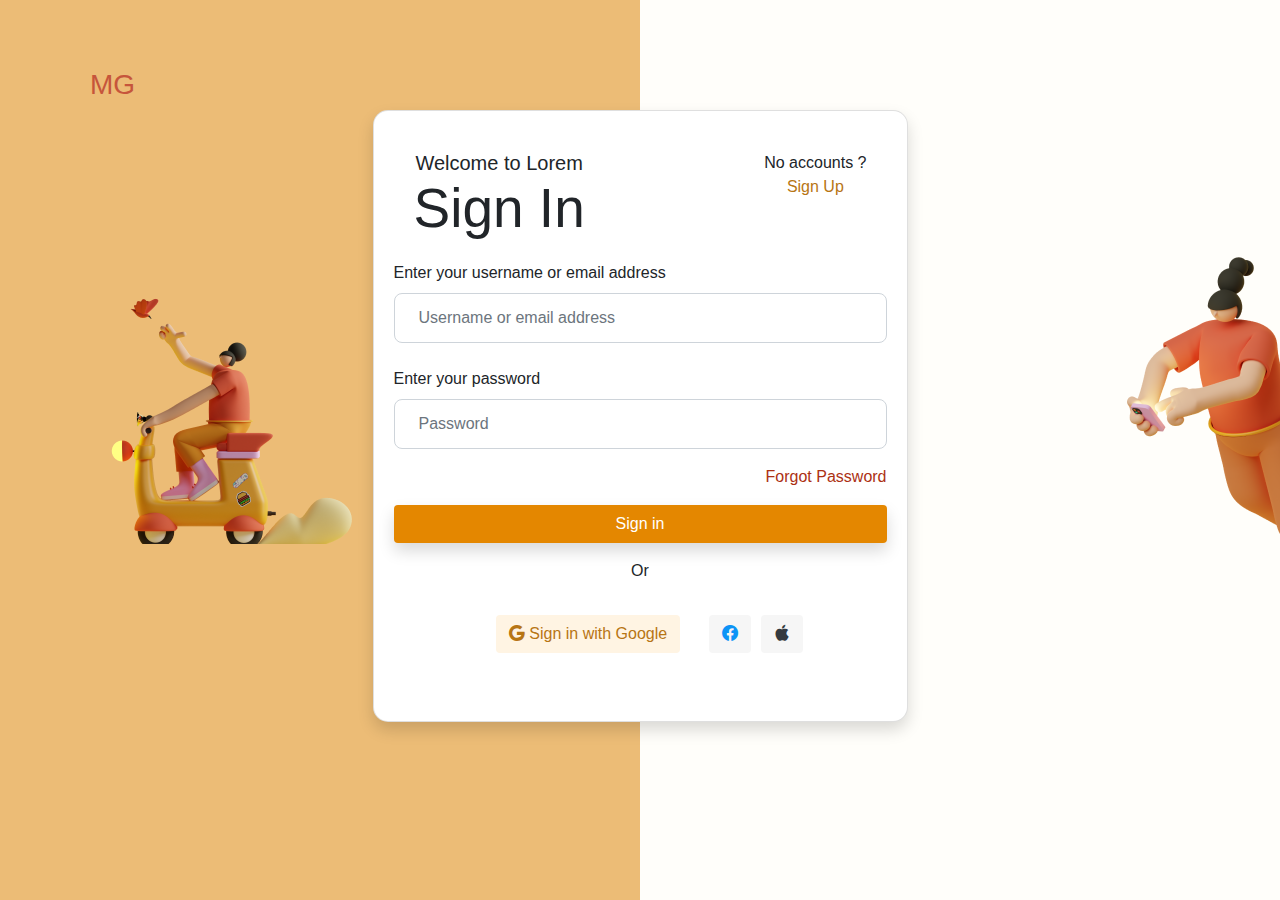
<file: figma_task/index.html>
<!DOCTYPE html>
<html lang="en">

<head>
    <meta charset="UTF-8">
    <meta name="viewport" content="width=device-width, initial-scale=1, shrink-to-fit=no">
    <title>Bootstrap Example</title>
    <link href="https://stackpath.bootstrapcdn.com/bootstrap/4.5.2/css/bootstrap.min.css" rel="stylesheet">
    <link rel="stylesheet" href="https://cdn.jsdelivr.net/npm/bootstrap-icons@1.11.1/font/bootstrap-icons.css">
    <link rel="stylesheet" href="./style.css">
</head>

<body>
    <div class="container mt-5">
        <h3><a href="#" class="text-left text-decoration-none logo-color">MG</a></h3>
        <div class="row justify-content-between align-items-center">
            <div class="col-md-2">
                <img src="./img/Saly-3.png" alt="#">
            </div>
            <div class="col-md-6">
                <div class="card container brd-radius shadow">
                    <div class="card-body text-center flex-column">
                        <div class="d-flex justify-content-between">
                            <h5 class="card-title mb-0">Welcome to Lorem <br><span class="font-size-header">Sign In</span></h5>
                            <p class="card-text">No accounts ? <br><span class="color-orange">Sign Up</span></p>

                        </div>
                    </div>
                    <label for="id-one">Enter your username or email address</label>
                    <input type="text" class="form-control p-4 mb-4 brd-radius-input" placeholder="Username or email address">
                    <label for="id-two">Enter your password</label>
                    <input type="password" class="form-control p-4 brd-radius-input" placeholder="Password">
                    <p class="text-right mt-3 color-dark-red">Forgot Password</p>

                    <button class="shadow rounded btn text-white brd-radius-input btn-color-submit">Sign in</button>
                    <p class="text-center mt-3">Or</p>
                    <div class="link-button mt-3 mb-5">
                        <button class="btn color-white-gray mx-4"><i class="bi bi-google"></i> Sign in with Google</button>
                        <button class="btn btn-color me-5"><i class="bi bi-facebook"></i></button>
                        <button class="btn btn-color text-dark"><i class="bi bi-apple"></i></button>
                    </div>

                </div>
            </div>
            <div class="col-md-2">
                <img src="./img/Saly-2.png" alt="#">
            </div>
        </div>
    </div>
    <script src="https://code.jquery.com/jquery-3.5.1.slim.min.js"></script>
    <script src="https://cdn.jsdelivr.net/npm/@popperjs/core@2.0.9/dist/umd/popper.min.js"></script>
    <script src="https://stackpath.bootstrapcdn.com/bootstrap/4.5.2/js/bootstrap.min.js"></script>
</body>

</html>
</file>
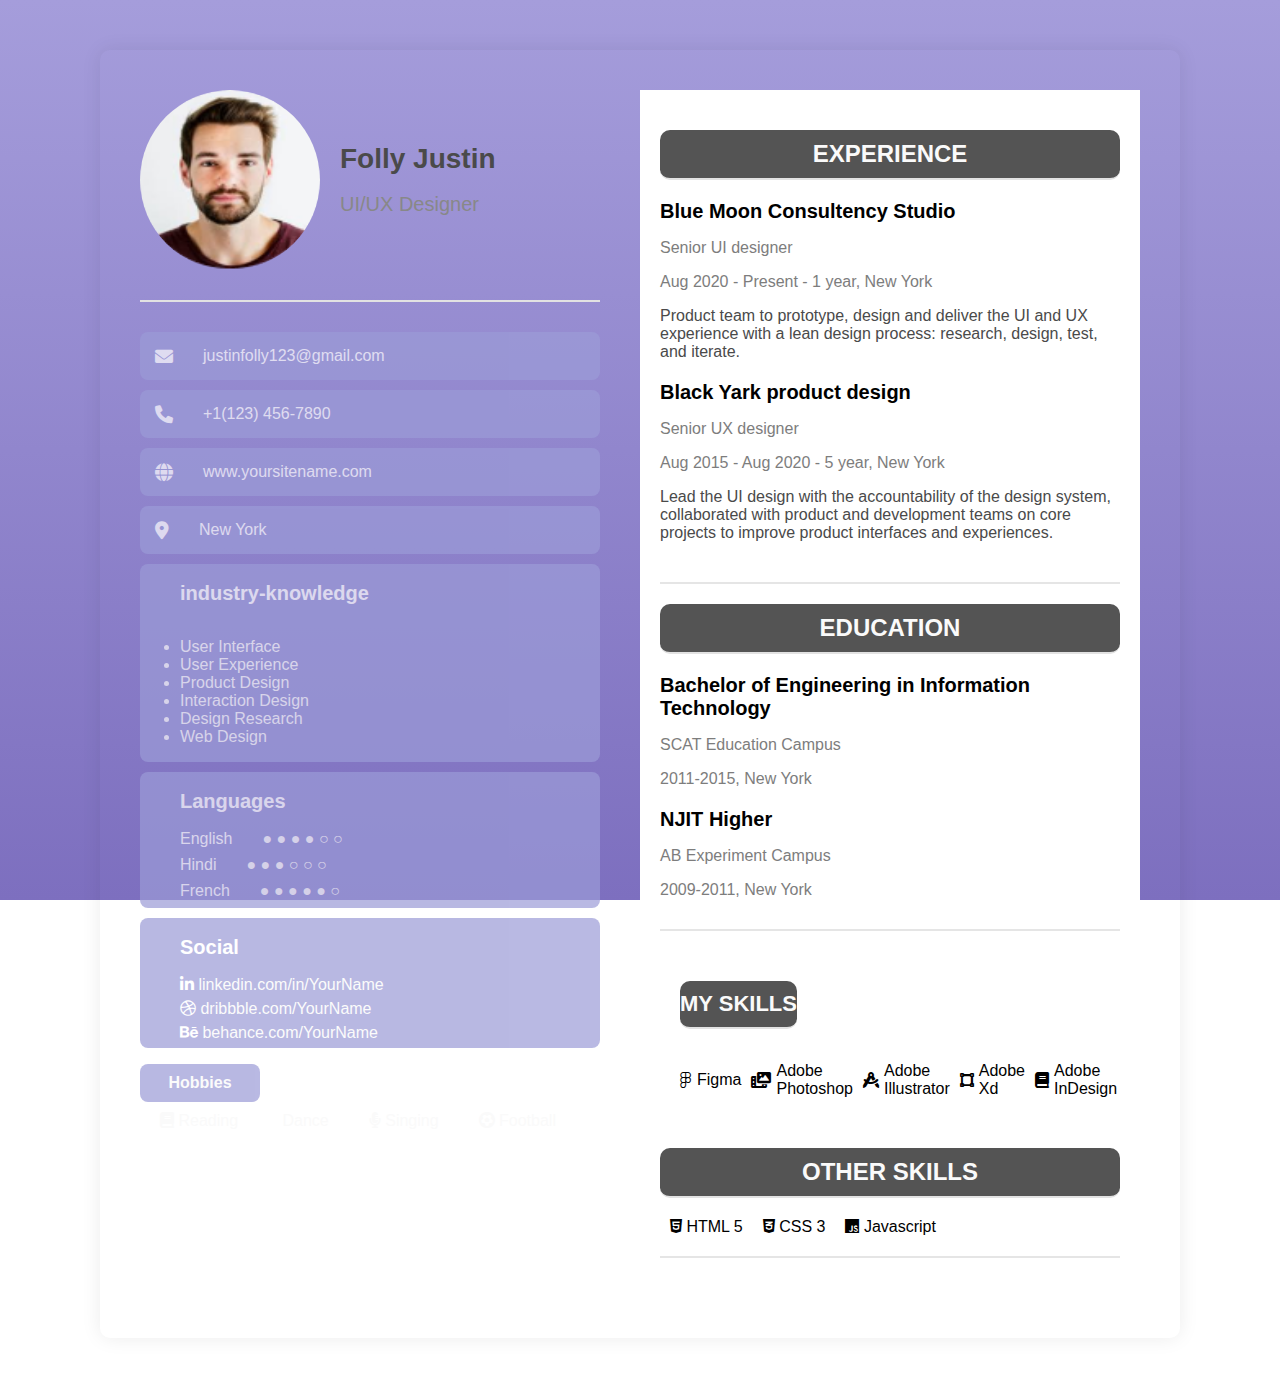
<file: midterm_one/index.html>
<!DOCTYPE html>
<html lang="en">

<head>
    <meta charset="UTF-8">
    <meta name="viewport" content="width=device-width, initial-scale=1.0">
    <title>Folly Justin | UI/UX Designer</title>
    <link rel="stylesheet" href="styles.css">
    <link rel="stylesheet" href="https://cdnjs.cloudflare.com/ajax/libs/font-awesome/6.0.0-beta3/css/all.min.css">

</head>

<body>
    <div class="resume">
        <div class="left-side">
            <div class="profile">
                <img src="images 1.png" alt="Profile Picture">
                <div class="profile-info">
                    <h1>Folly Justin</h1>
                    <p>UI/UX Designer</p>
                </div>
            </div>
            <div class="contact-details">
                <div class="contact-item">
                    <i class="fas fa-envelope"></i>
                    <span>justinfolly123@gmail.com</span>
                </div>
                <div class="contact-item">
                    <i class="fas fa-phone"></i>
                    <span>+1(123) 456-7890</span>
                </div>
                <div class="contact-item">
                    <i class="fas fa-globe"></i>
                    <span>www.yoursitename.com</span>
                </div>
                <div class="contact-item">
                    <i class="fas fa-map-marker-alt"></i>
                    <span>New York</span>
                </div>
            </div>

            <div class="card">
                <p>industry-knowledge</p>
                <ul>
                    <li>User Interface</li>
                    <li>User Experience</li>
                    <li>Product Design
                    </li>
                    <li>Interaction Design</li>
                    <li>Design Research</li>
                    <li>Web Design</li>
                </ul>
            </div>
            <div class="language-card">
                <p>Languages</p>
                <div class="language-item">
                    <span>English</span>
                    <div class="language-level">
                        ● ● ● ● ○ ○
                    </div>
                </div>
                <div class="language-item">
                    <span>Hindi</span>
                    <div class="language-level">
                        ● ● ● ○ ○ ○
                    </div>
                </div>
                <div class="language-item">
                    <span>French</span>
                    <div class="language-level">
                        ● ● ● ● ● ○
                    </div>
                </div>
            </div>

            <div class="social-card">
                <p>Social</p>
                <a href="#" target="_blank"><i class="fab fa-linkedin-in social-item"></i> linkedin.com/in/YourName</a>
                <a href="#" target="_blank"><i class="fab fa-dribbble social-item"></i> dribbble.com/YourName</a>
                <a href="#" target="_blank"><i class="fab fa-behance social-item"></i> behance.com/YourName</a>
            </div>

            <div class="hobbies-card">
                <p>Hobbies</p>
                <div class="hobbies-items">
                    <div class="hobby">
                        <i class="fas fa-book"></i>
                        <span>Reading</span>
                    </div>
                    <div class="hobby">
                        <i class="fas fa-dancer"></i>
                        <span>Dance</span>
                    </div>
                    <div class="hobby">
                        <i class="fas fa-microphone-alt"></i>
                        <span>Singing</span>
                    </div>
                    <div class="hobby">
                        <i class="fas fa-futbol"></i>
                        <span>Football</span>
                    </div>
                </div>
            </div>
        </div>

        <div class="right-side">
            <div class="section experience">
                <h2>EXPERIENCE</h2>
                <div class="item">
                    <h3>Blue Moon Consultency Studio</h3>
                    <p class="position">Senior UI designer</p>
                    <p class="duration">Aug 2020 - Present - 1 year, New York</p>
                    <p class="description">Product team to prototype, design and deliver the UI and UX experience with a lean design process: research, design, test, and iterate.</p>
                </div>
                <div class="item">
                    <h3>Black Yark product design</h3>
                    <p class="position">Senior UX designer</p>
                    <p class="duration">Aug 2015 - Aug 2020 - 5 year, New York</p>
                    <p class="description">Lead the UI design with the accountability of the design system, collaborated with product and development teams on core projects to improve product interfaces and experiences.</p>
                </div>
            </div>

            <div class="section education">
                <h2>EDUCATION</h2>
                <div class="item">
                    <h3>Bachelor of Engineering in Information Technology</h3>
                    <p class="institution">SCAT Education Campus</p>
                    <p class="duration">2011-2015, New York</p>
                </div>
                <div class="item">
                    <h3>NJIT Higher</h3>
                    <p class="institution">AB Experiment Campus</p>
                    <p class="duration">2009-2011, New York</p>
                </div>
            </div>

            <div class="skills">
                <h2>MY SKILLS</h2>
                <div class="skills-list">
                    <div class="skill-item">
                        <i class="fab fa-figma"></i>
                        <span>Figma</span>
                    </div>
                    <div class="skill-item">
                        <i class="fas fa-photo-video"></i>
                        <span>Adobe Photoshop</span>
                    </div>
                    <div class="skill-item">
                        <i class="fas fa-drafting-compass"></i>
                        <span>Adobe Illustrator</span>
                    </div>
                    <div class="skill-item">
                        <i class="fas fa-vector-square"></i>
                        <span>Adobe Xd</span>
                    </div>
                    <div class="skill-item">
                        <i class="fas fa-book"></i>
                        <span>Adobe InDesign</span>
                    </div>
                </div>
            </div>

            <div class="section other-skills">
                <h2>OTHER SKILLS</h2>
                <div class="skills-other-items">
                    <div class="skill-item-other">
                        <i class="fab fa-html5"></i>
                        <span>HTML 5</span>
                    </div>
                    <div class="skill-item-other">
                        <i class="fab fa-css3-alt"></i>
                        <span>CSS 3</span>
                    </div>
                    <div class="skill-item-other">
                        <i class="fab fa-js"></i>
                        <span>Javascript</span>
                    </div>
                </div>
            </div>
        </div>


    </div>

</html>
</file>
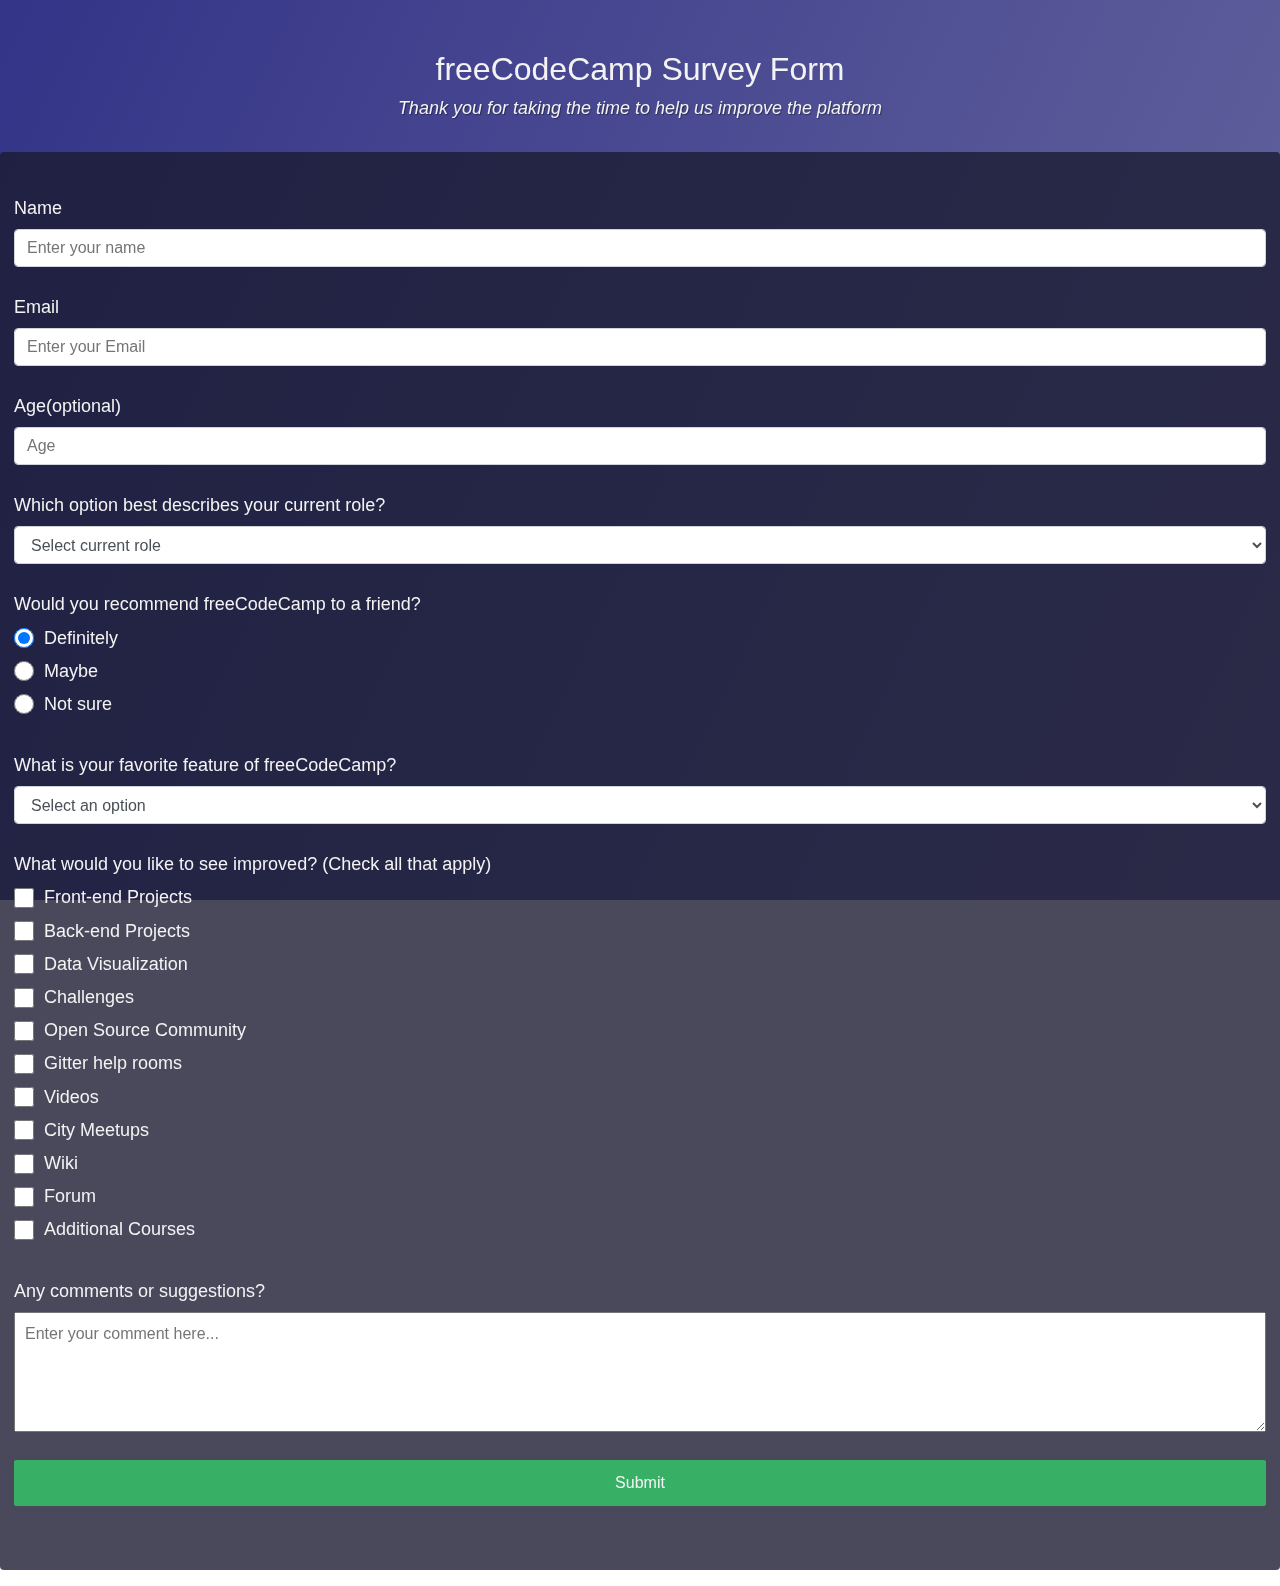
<file: freecodecamp/survey_form/index.html>
<html><head>
    <link rel="stylesheet" href="styles.css">
  </head>
  <body>
    <div class="container">
      <header class="header">
        <h1 id="title" class="text-center">freeCodeCamp Survey Form</h1>
        <p id="description" class="description text-center">
          Thank you for taking the time to help us improve the platform
        </p>
      </header>
      <form id="survey-form">
        <div class="form-group">
          <label id="name-label" for="name">Name</label>
          <input type="text" name="name" id="name" class="form-control" placeholder="Enter your name" required="">
        </div>
        <div class="form-group">
          <label id="email-label" for="email">Email</label>
          <input type="email" name="email" id="email" class="form-control" placeholder="Enter your Email" required="">
        </div>
        <div class="form-group">
          <label id="number-label" for="number">Age<span class="clue">(optional)</span></label>
          <input type="number" name="age" id="number" min="10" max="99" class="form-control" placeholder="Age">
        </div>
        <div class="form-group">
          <p>Which option best describes your current role?</p>
          <select id="dropdown" name="role" class="form-control" required="">
            <option disabled="" selected="" value="">Select current role</option>
            <option value="student">Student</option>
            <option value="job">Full Time Job</option>
            <option value="learner">Full Time Learner</option>
            <option value="preferNo">Prefer not to say</option>
            <option value="other">Other</option>
          </select>
        </div>

        <div class="form-group">
          <p>Would you recommend freeCodeCamp to a friend?</p>
          <label>
            <input name="user-recommend" value="definitely" type="radio" class="input-radio" checked="">Definitely</label>
          <label>
            <input name="user-recommend" value="maybe" type="radio" class="input-radio">Maybe</label>

          <label><input name="user-recommend" value="not-sure" type="radio" class="input-radio">Not sure</label>
        </div>

        <div class="form-group">
          <p>What is your favorite feature of freeCodeCamp?</p>
          <select id="most-like" name="mostLike" class="form-control" required="">
            <option disabled="" selected="" value="">Select an option</option>
            <option value="challenges">Challenges</option>
            <option value="projects">Projects</option>
            <option value="community">Community</option>
            <option value="openSource">Open Source</option>
          </select>
        </div>

        <div class="form-group">
          <p>
            What would you like to see improved?
            <span class="clue">(Check all that apply)</span>
          </p>

          <label><input name="prefer" value="front-end-projects" type="checkbox" class="input-checkbox">Front-end Projects</label>
          <label>
            <input name="prefer" value="back-end-projects" type="checkbox" class="input-checkbox">Back-end Projects</label>
          <label><input name="prefer" value="data-visualization" type="checkbox" class="input-checkbox">Data Visualization</label>
          <label><input name="prefer" value="challenges" type="checkbox" class="input-checkbox">Challenges</label>
          <label><input name="prefer" value="open-source-community" type="checkbox" class="input-checkbox">Open Source Community</label>
          <label><input name="prefer" value="gitter-help-rooms" type="checkbox" class="input-checkbox">Gitter help rooms</label>
          <label><input name="prefer" value="videos" type="checkbox" class="input-checkbox">Videos</label>
          <label><input name="prefer" value="city-meetups" type="checkbox" class="input-checkbox">City Meetups</label>
          <label><input name="prefer" value="wiki" type="checkbox" class="input-checkbox">Wiki</label>
          <label><input name="prefer" value="forum" type="checkbox" class="input-checkbox">Forum</label>
          <label><input name="prefer" value="additional-courses" type="checkbox" class="input-checkbox">Additional Courses</label>
        </div>

        <div class="form-group">
          <p>Any comments or suggestions?</p>
          <textarea id="comments" class="input-textarea" name="comment" placeholder="Enter your comment here..."></textarea>
        </div>

        <div class="form-group">
          <button type="submit" id="submit" class="submit-button">
            Submit
          </button>
        </div>
      </form>
    </div>
  

</body></html>
</file>
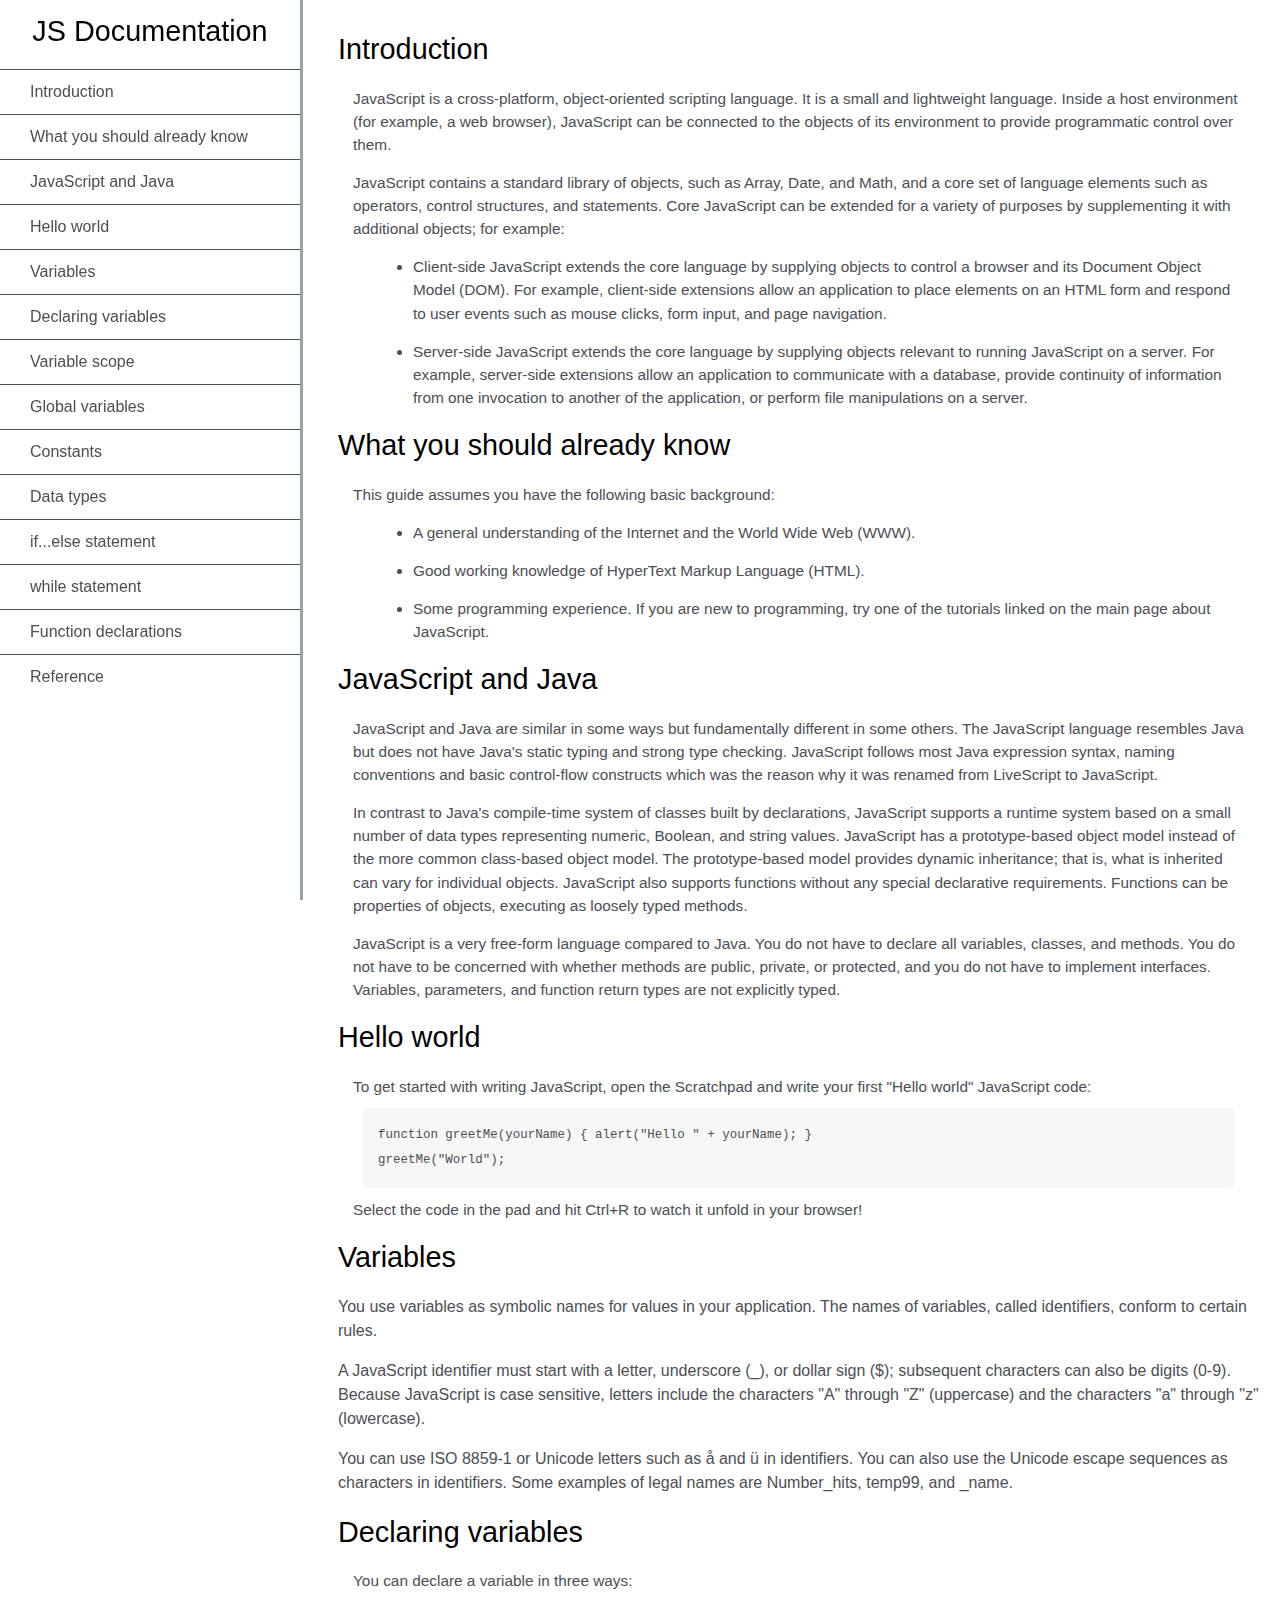
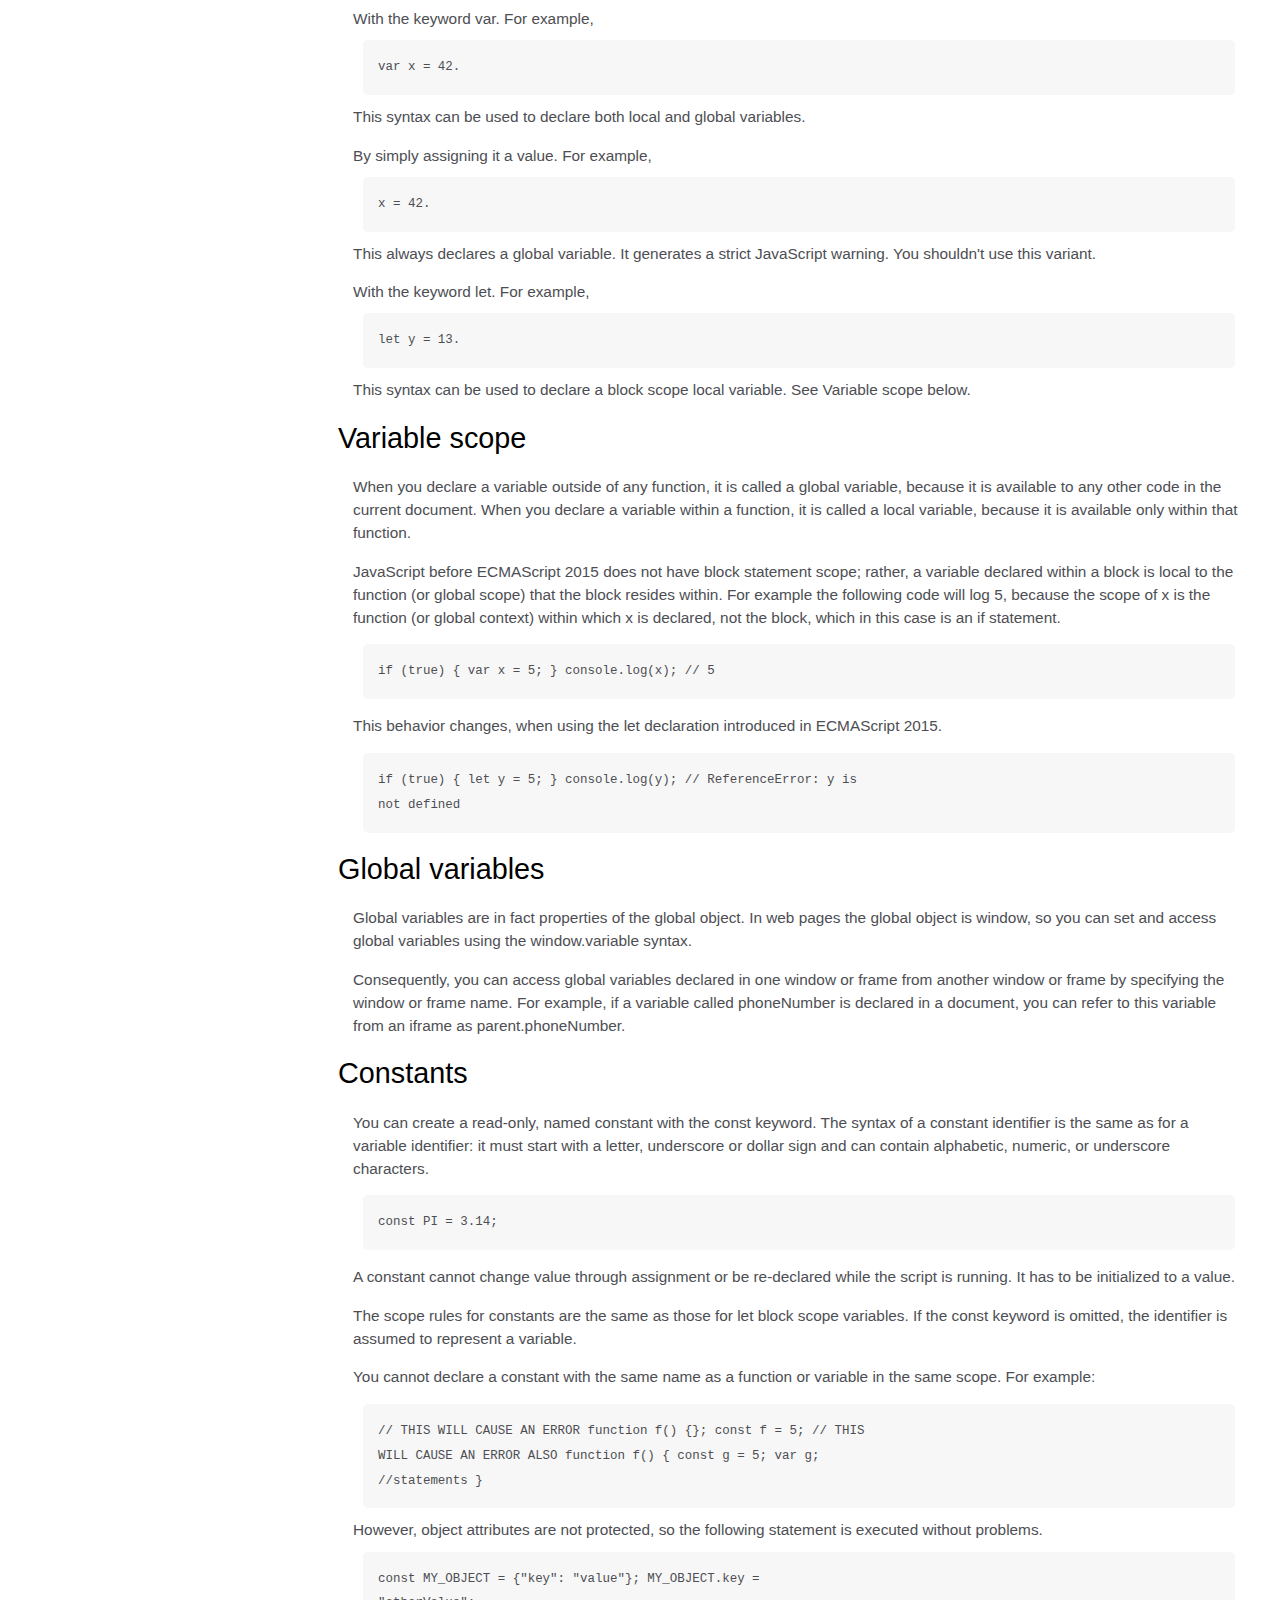
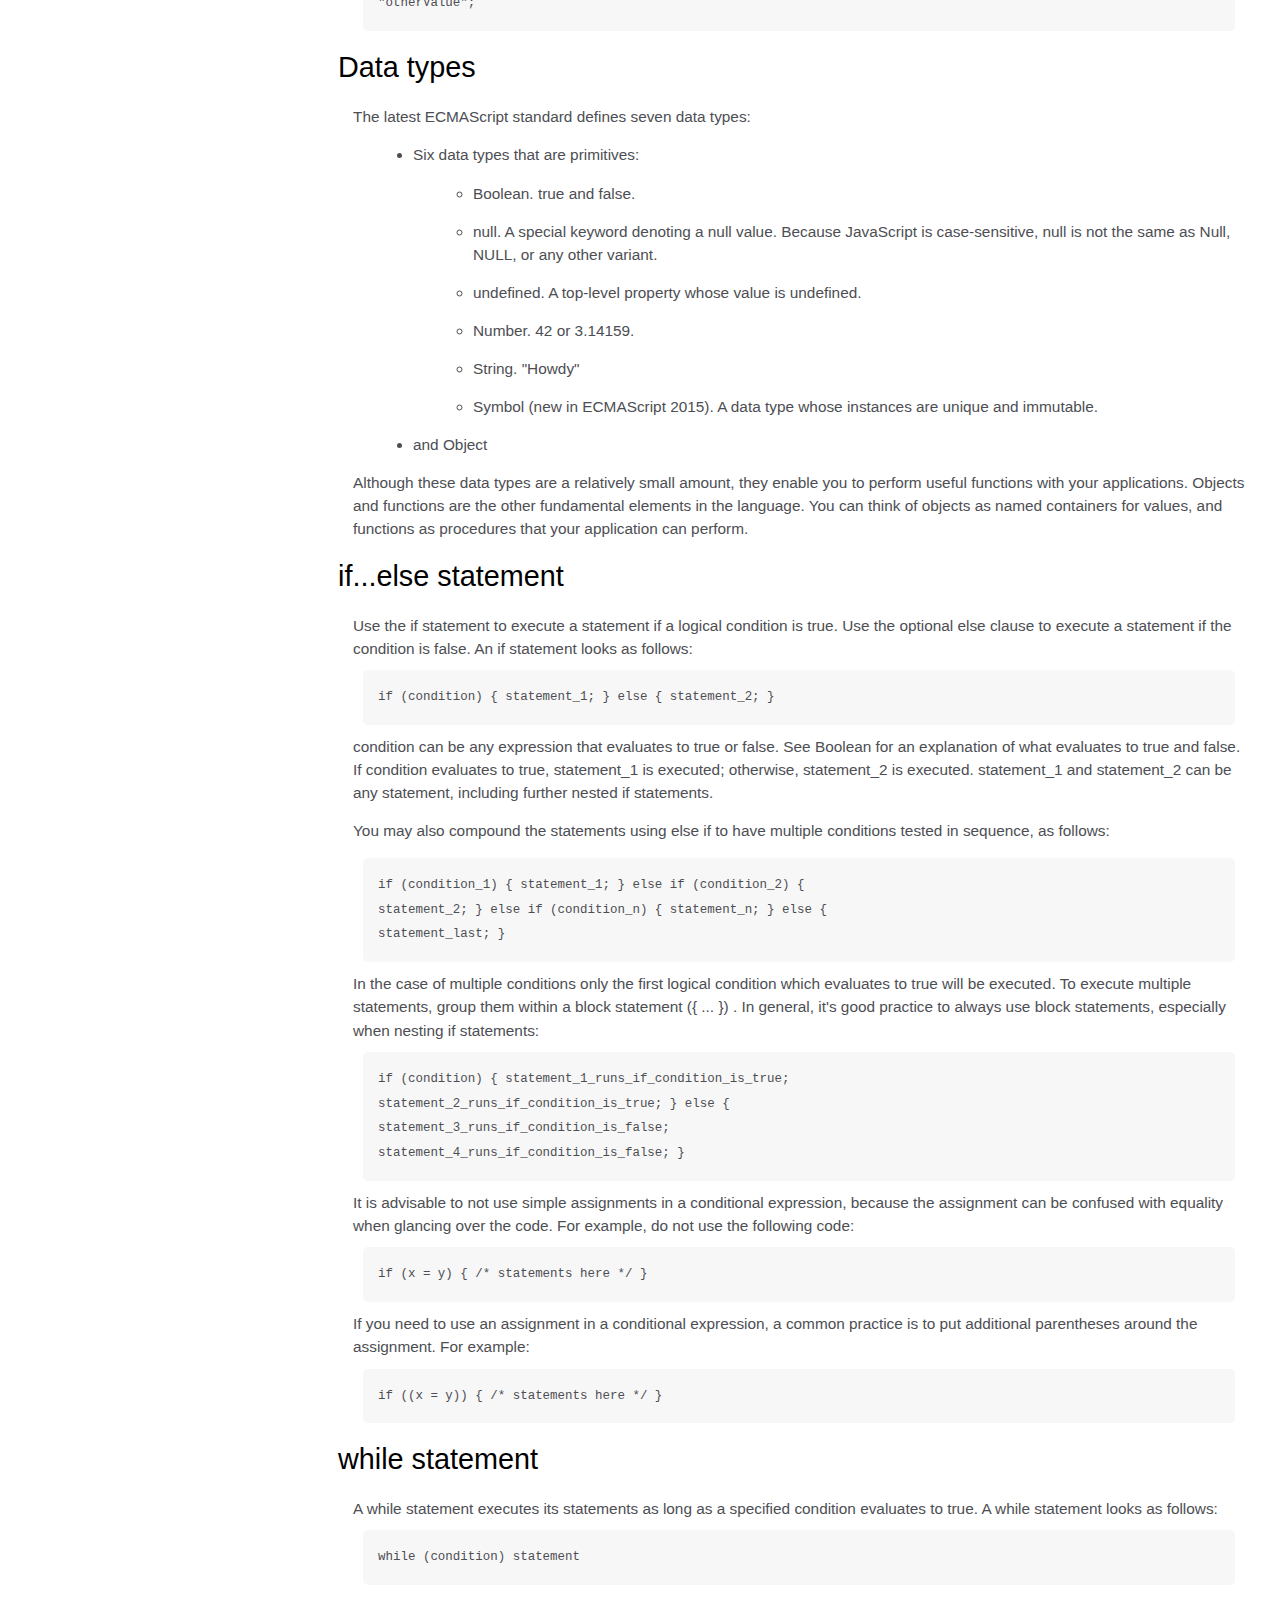
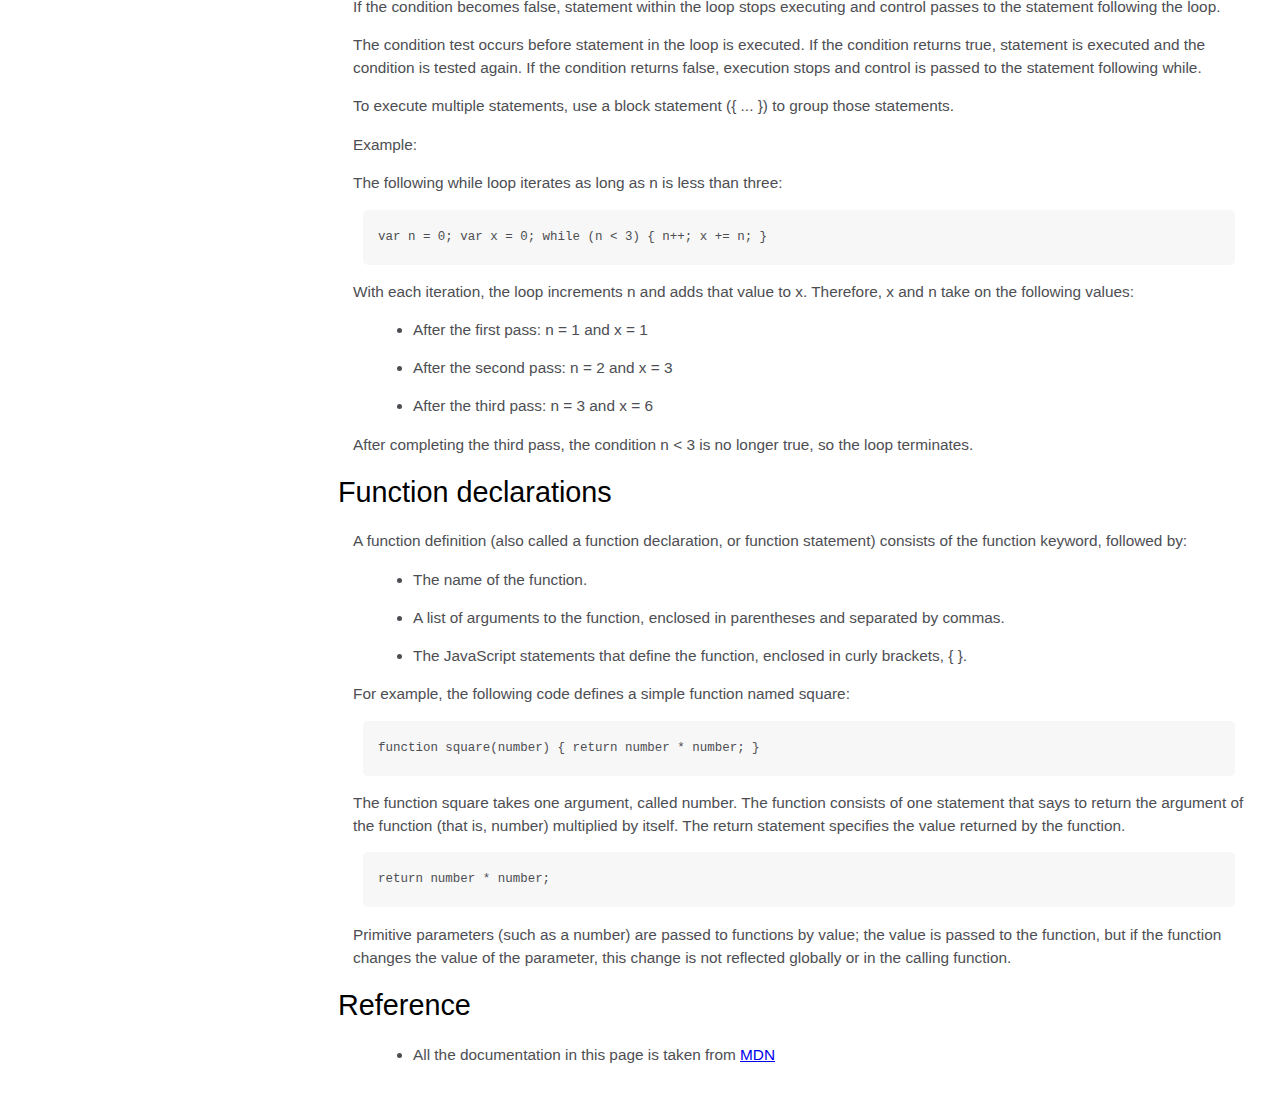
<file: freecodecamp/technical_documentation_page/index.html>
<html><head>
    <link rel="stylesheet" href="styles.css">
  </head>
  <body>
    <nav id="navbar">
      <header>JS Documentation</header>
      <ul>
        <li><a class="nav-link" href="#Introduction">Introduction</a></li>
        <li>
          <a class="nav-link" href="#What_you_should_already_know">What you should already know</a>
        </li>
        <li>
          <a class="nav-link" href="#JavaScript_and_Java">JavaScript and Java</a>
        </li>
        <li><a class="nav-link" href="#Hello_world">Hello world</a></li>
        <li><a class="nav-link" href="#Variables">Variables</a></li>
        <li>
          <a class="nav-link" href="#Declaring_variables">Declaring variables</a>
        </li>
        <li><a class="nav-link" href="#Variable_scope">Variable scope</a></li>
        <li>
          <a class="nav-link" href="#Global_variables">Global variables</a>
        </li>
        <li><a class="nav-link" href="#Constants">Constants</a></li>
        <li><a class="nav-link" href="#Data_types">Data types</a></li>
        <li>
          <a class="nav-link" href="#if...else_statement">if...else statement</a>
        </li>
        <li><a class="nav-link" href="#while_statement">while statement</a></li>
        <li>
          <a class="nav-link" href="#Function_declarations">Function declarations</a>
        </li>
        <li><a class="nav-link" href="#Reference">Reference</a></li>
      </ul>
    </nav>
    <main id="main-doc">
      <section class="main-section" id="Introduction">
        <header>Introduction</header>
        <article>
          <p>
            JavaScript is a cross-platform, object-oriented scripting language.
            It is a small and lightweight language. Inside a host environment
            (for example, a web browser), JavaScript can be connected to the
            objects of its environment to provide programmatic control over
            them.
          </p>

          <p>
            JavaScript contains a standard library of objects, such as Array,
            Date, and Math, and a core set of language elements such as
            operators, control structures, and statements. Core JavaScript can
            be extended for a variety of purposes by supplementing it with
            additional objects; for example:
          </p>
          <ul>
            <li>
              Client-side JavaScript extends the core language by supplying
              objects to control a browser and its Document Object Model (DOM).
              For example, client-side extensions allow an application to place
              elements on an HTML form and respond to user events such as mouse
              clicks, form input, and page navigation.
            </li>
            <li>
              Server-side JavaScript extends the core language by supplying
              objects relevant to running JavaScript on a server. For example,
              server-side extensions allow an application to communicate with a
              database, provide continuity of information from one invocation to
              another of the application, or perform file manipulations on a
              server.
            </li>
          </ul>
        </article>
      </section>
      <section class="main-section" id="What_you_should_already_know">
        <header>What you should already know</header>
        <article>
          <p>This guide assumes you have the following basic background:</p>

          <ul>
            <li>
              A general understanding of the Internet and the World Wide Web
              (WWW).
            </li>
            <li>Good working knowledge of HyperText Markup Language (HTML).</li>
            <li>
              Some programming experience. If you are new to programming, try
              one of the tutorials linked on the main page about JavaScript.
            </li>
          </ul>
        </article>
      </section>
      <section class="main-section" id="JavaScript_and_Java">
        <header>JavaScript and Java</header>
        <article>
          <p>
            JavaScript and Java are similar in some ways but fundamentally
            different in some others. The JavaScript language resembles Java but
            does not have Java's static typing and strong type checking.
            JavaScript follows most Java expression syntax, naming conventions
            and basic control-flow constructs which was the reason why it was
            renamed from LiveScript to JavaScript.
          </p>

          <p>
            In contrast to Java's compile-time system of classes built by
            declarations, JavaScript supports a runtime system based on a small
            number of data types representing numeric, Boolean, and string
            values. JavaScript has a prototype-based object model instead of the
            more common class-based object model. The prototype-based model
            provides dynamic inheritance; that is, what is inherited can vary
            for individual objects. JavaScript also supports functions without
            any special declarative requirements. Functions can be properties of
            objects, executing as loosely typed methods.
          </p>
          <p>
            JavaScript is a very free-form language compared to Java. You do not
            have to declare all variables, classes, and methods. You do not have
            to be concerned with whether methods are public, private, or
            protected, and you do not have to implement interfaces. Variables,
            parameters, and function return types are not explicitly typed.
          </p>
        </article>
      </section>
      <section class="main-section" id="Hello_world">
        <header>Hello world</header>
        <article>
          To get started with writing JavaScript, open the Scratchpad and write
          your first "Hello world" JavaScript code:
          <code>function greetMe(yourName) { alert("Hello " + yourName); }
            greetMe("World");
          </code>

          Select the code in the pad and hit Ctrl+R to watch it unfold in your
          browser!
        </article>
      </section>
      <section class="main-section" id="Variables">
        <header>Variables</header>
        <p>
          You use variables as symbolic names for values in your application.
          The names of variables, called identifiers, conform to certain rules.
        </p>
        <p>
          A JavaScript identifier must start with a letter, underscore (_), or
          dollar sign ($); subsequent characters can also be digits (0-9).
          Because JavaScript is case sensitive, letters include the characters
          "A" through "Z" (uppercase) and the characters "a" through "z"
          (lowercase).
        </p>
        <p>
          You can use ISO 8859-1 or Unicode letters such as å and ü in
          identifiers. You can also use the Unicode escape sequences as
          characters in identifiers. Some examples of legal names are
          Number_hits, temp99, and _name.
        </p>
      </section>
      <section class="main-section" id="Declaring_variables">
        <header>Declaring variables</header>
        <article>
          You can declare a variable in three ways:
          <p>
            With the keyword var. For example, <code>var x = 42.</code> This
            syntax can be used to declare both local and global variables.
          </p>
          <p>
            By simply assigning it a value. For example,
            <code>x = 42.</code> This always declares a global variable. It
            generates a strict JavaScript warning. You shouldn't use this
            variant.
          </p>
          <p>
            With the keyword let. For example,<code> let y = 13.</code> This
            syntax can be used to declare a block scope local variable. See
            Variable scope below.
          </p>
        </article>
      </section>
      <section class="main-section" id="Variable_scope">
        <header>Variable scope</header>
        <article>
          <p>
            When you declare a variable outside of any function, it is called a
            global variable, because it is available to any other code in the
            current document. When you declare a variable within a function, it
            is called a local variable, because it is available only within that
            function.
          </p>

          <p>
            JavaScript before ECMAScript 2015 does not have block statement
            scope; rather, a variable declared within a block is local to the
            function (or global scope) that the block resides within. For
            example the following code will log 5, because the scope of x is the
            function (or global context) within which x is declared, not the
            block, which in this case is an if statement.
          </p>
          <code>if (true) { var x = 5; } console.log(x); // 5</code>
          <p>
            This behavior changes, when using the let declaration introduced in
            ECMAScript 2015.
          </p>

          <code>if (true) { let y = 5; } console.log(y); // ReferenceError: y is
            not defined</code>
        </article>
      </section>
      <section class="main-section" id="Global_variables">
        <header>Global variables</header>
        <article>
          <p>
            Global variables are in fact properties of the global object. In web
            pages the global object is window, so you can set and access global
            variables using the window.variable syntax.
          </p>

          <p>
            Consequently, you can access global variables declared in one window
            or frame from another window or frame by specifying the window or
            frame name. For example, if a variable called phoneNumber is
            declared in a document, you can refer to this variable from an
            iframe as parent.phoneNumber.
          </p>
        </article>
      </section>
      <section class="main-section" id="Constants">
        <header>Constants</header>
        <article>
          <p>
            You can create a read-only, named constant with the const keyword.
            The syntax of a constant identifier is the same as for a variable
            identifier: it must start with a letter, underscore or dollar sign
            and can contain alphabetic, numeric, or underscore characters.
          </p>

          <code>const PI = 3.14;</code>
          <p>
            A constant cannot change value through assignment or be re-declared
            while the script is running. It has to be initialized to a value.
          </p>

          <p>
            The scope rules for constants are the same as those for let block
            scope variables. If the const keyword is omitted, the identifier is
            assumed to represent a variable.
          </p>

          <p>
            You cannot declare a constant with the same name as a function or
            variable in the same scope. For example:
          </p>

          <code>// THIS WILL CAUSE AN ERROR function f() {}; const f = 5; // THIS
            WILL CAUSE AN ERROR ALSO function f() { const g = 5; var g;
            //statements }</code>
          However, object attributes are not protected, so the following
          statement is executed without problems.
          <code>const MY_OBJECT = {"key": "value"}; MY_OBJECT.key =
            "otherValue";</code>
        </article>
      </section>
      <section class="main-section" id="Data_types">
        <header>Data types</header>
        <article>
          <p>The latest ECMAScript standard defines seven data types:</p>
          <ul>
            <li>
              <p>Six data types that are primitives:</p>
              <ul>
                <li>Boolean. true and false.</li>
                <li>
                  null. A special keyword denoting a null value. Because
                  JavaScript is case-sensitive, null is not the same as Null,
                  NULL, or any other variant.
                </li>
                <li>
                  undefined. A top-level property whose value is undefined.
                </li>
                <li>Number. 42 or 3.14159.</li>
                <li>String. "Howdy"</li>
                <li>
                  Symbol (new in ECMAScript 2015). A data type whose instances
                  are unique and immutable.
                </li>
              </ul>
            </li>

            <li>and Object</li>
          </ul>
          Although these data types are a relatively small amount, they enable
          you to perform useful functions with your applications. Objects and
          functions are the other fundamental elements in the language. You can
          think of objects as named containers for values, and functions as
          procedures that your application can perform.
        </article>
      </section>
      <section class="main-section" id="if...else_statement">
        <header>if...else statement</header>
        <article>
          Use the if statement to execute a statement if a logical condition is
          true. Use the optional else clause to execute a statement if the
          condition is false. An if statement looks as follows:

          <code>if (condition) { statement_1; } else { statement_2; }</code>
          condition can be any expression that evaluates to true or false. See
          Boolean for an explanation of what evaluates to true and false. If
          condition evaluates to true, statement_1 is executed; otherwise,
          statement_2 is executed. statement_1 and statement_2 can be any
          statement, including further nested if statements.
          <p>
            You may also compound the statements using else if to have multiple
            conditions tested in sequence, as follows:
          </p>
          <code>if (condition_1) { statement_1; } else if (condition_2) {
            statement_2; } else if (condition_n) { statement_n; } else {
            statement_last; }
          </code>
          In the case of multiple conditions only the first logical condition
          which evaluates to true will be executed. To execute multiple
          statements, group them within a block statement ({ ... }) . In
          general, it's good practice to always use block statements, especially
          when nesting if statements:

          <code>if (condition) { statement_1_runs_if_condition_is_true;
            statement_2_runs_if_condition_is_true; } else {
            statement_3_runs_if_condition_is_false;
            statement_4_runs_if_condition_is_false; }</code>
          It is advisable to not use simple assignments in a conditional
          expression, because the assignment can be confused with equality when
          glancing over the code. For example, do not use the following code:
          <code>if (x = y) { /* statements here */ }</code> If you need to use
          an assignment in a conditional expression, a common practice is to put
          additional parentheses around the assignment. For example:

          <code>if ((x = y)) { /* statements here */ }</code>
        </article>
      </section>
      <section class="main-section" id="while_statement">
        <header>while statement</header>
        <article>
          A while statement executes its statements as long as a specified
          condition evaluates to true. A while statement looks as follows:

          <code>while (condition) statement</code> If the condition becomes
          false, statement within the loop stops executing and control passes to
          the statement following the loop.

          <p>
            The condition test occurs before statement in the loop is executed.
            If the condition returns true, statement is executed and the
            condition is tested again. If the condition returns false, execution
            stops and control is passed to the statement following while.
          </p>

          <p>
            To execute multiple statements, use a block statement ({ ... }) to
            group those statements.
          </p>

          Example:

          <p>
            The following while loop iterates as long as n is less than three:
          </p>

          <code>var n = 0; var x = 0; while (n &lt; 3) { n++; x += n; }</code>
          <p>
            With each iteration, the loop increments n and adds that value to x.
            Therefore, x and n take on the following values:
          </p>

          <ul>
            <li>After the first pass: n = 1 and x = 1</li>
            <li>After the second pass: n = 2 and x = 3</li>
            <li>After the third pass: n = 3 and x = 6</li>
          </ul>
          <p>
            After completing the third pass, the condition n &lt; 3 is no longer
            true, so the loop terminates.
          </p>
        </article>
      </section>
      <section class="main-section" id="Function_declarations">
        <header>Function declarations</header>
        <article>
          A function definition (also called a function declaration, or function
          statement) consists of the function keyword, followed by:

          <ul>
            <li>The name of the function.</li>
            <li>
              A list of arguments to the function, enclosed in parentheses and
              separated by commas.
            </li>
            <li>
              The JavaScript statements that define the function, enclosed in
              curly brackets, { }.
            </li>
          </ul>
          <p>
            For example, the following code defines a simple function named
            square:
          </p>

          <code>function square(number) { return number * number; }</code>
          <p>
            The function square takes one argument, called number. The function
            consists of one statement that says to return the argument of the
            function (that is, number) multiplied by itself. The return
            statement specifies the value returned by the function.
          </p>
          <code>return number * number;</code>
          <p>
            Primitive parameters (such as a number) are passed to functions by
            value; the value is passed to the function, but if the function
            changes the value of the parameter, this change is not reflected
            globally or in the calling function.
          </p>
        </article>
      </section>
      <section class="main-section" id="Reference">
        <header>Reference</header>
        <article>
          <ul>
            <li>
              All the documentation in this page is taken from
              <a href="https://developer.mozilla.org/en-US/docs/Web/JavaScript/Guide" target="_blank">MDN</a>
            </li>
          </ul>
        </article>
      </section>
    </main>
  

</body></html>
</file>
<file: figma_task/style.css>
body {
    margin: 0;
    box-sizing: border-box;
    margin: 0 auto;
    background: linear-gradient(to right, rgba(236, 188, 118, 1) 50%, rgba(255, 254, 250, 1) 50%);
}

.main {
    width: 539px;
    height: 741px;
    background-color: white;
    border-radius: 40px;
    padding: 20px;
    margin: 0 auto;
}

.logo-color {
    color: rgb(198, 85, 59)
}

.header {
    text-align: center;
}

.link {
    margin-top: 10px;
}

.btn-color {
    background-color: rgb(246, 246, 246);
    color: rgb(13, 148, 246);
}

.brd-radius {
    border-radius: 40px
}

.container.brd-radius {
    padding: 20px;
    border-radius: 15px;
}

.link-button {
    display: flex;
    justify-content: center;
}

.link-button button {
    margin: 0 5px;
}

.brd-radius-input {
    border-radius: 8px
}

.btn-color-submit {
    background-color: rgb(228, 135, 0)
}

.color-orange {
    color: rgb(183, 117, 20);
}

.color-dark-red {
    color: rgb(172, 49, 19)
}

.color-white-gray {
    background-color: rgb(255, 244, 227);
    color: rgb(183, 117, 20)
}

.font-size-header {
    font-size: 55px
}


/* 198 85 59    */

@media (max-width: 576px) {
    .main {
        width: 100%;
        height: auto;
        border-radius: 0;
    }
    .container {
        padding: 10px;
    }
    .logo-color {
        text-align: center;
    }
    .card {
        display: flex;
        flex-direction: column;
        align-items: center;
        text-align: center;
    }
    .link-button {
        margin-top: 20px;
    }
    .link-button button {
        margin: 0 5px;
    }
}

@media (min-width: 577px) and (max-width: 992px) {
    .main {
        width: 80%;
    }
    .container {
        padding: 15px;
    }
    .font-size-header {
        font-size: 40px;
    }
}

@media (min-width: 993px) {
    .main {
        width: 60%;
    }
    .container {
        padding: 20px;
    }
    .font-size-header {
        font-size: 55px;
    }
}
</file>
<file: midterm_one/styles.css>
body {
    font-family: 'Arial', sans-serif;
    margin: 0;
    padding: 0;
    background-image: linear-gradient(#a59ddb, #7d6fbf);
    background-repeat: no-repeat;
    background-attachment: fixed;
    background-size: cover;
}

.resume {
    max-width: 1000px;
    margin: 50px auto;
    padding: 40px;
    box-shadow: 0 0 20px rgba(0, 0, 0, 0.08);
    border-radius: 10px;
    display: flex;
    justify-content: space-between;
}

.left-side,
.right-side {
    width: 48%;
    box-sizing: border-box;
}

.left-side {
    padding-right: 20px;
}

.right-side {
    background-color: #fff;
    padding-left: 20px;
}

.profile {
    display: flex;
    align-items: center;
    border-bottom: 2px solid #E2E2E2;
    padding-bottom: 30px;
    margin-bottom: 30px;
}

.profile img {
    width: 180px;
    height: 180px;
    border-radius: 50%;
    margin-right: 20px;
}

.profile h1 {
    font-size: 28px;
    color: #4A4A4A;
}

.profile p {
    font-size: 20px;
    margin-top: 5px;
    color: #888;
}

.contact-details {
    display: flex;
    flex-direction: column;
    align-items: center;
    margin-top: 20px;
}

.contact-item {
    display: flex;
    align-items: center;
    padding: 15px;
    margin-bottom: 10px;
    border-radius: 8px;
    background-color: rgb(155, 155, 215);
    width: 100%;
    box-sizing: border-box;
    color: #FFFFFF;
    opacity: 0.7;
}

.card {
    display: flex;
    flex-direction: column;
    border-radius: 8px;
    background-color: rgb(155, 155, 215);
    opacity: 0.7;
    font-size: 16px;
    color: #FAFAFA;
    margin-bottom: 10px;
}

.card p {
    color: #FFFFFF;
    margin-left: 40px;
    font-weight: 700;
    line-height: 18px;
    font-size: 20px;
}

.language-card {
    display: flex;
    flex-direction: column;
    border-radius: 8px;
    background-color: rgb(155, 155, 215);
    opacity: 0.7;
    font-size: 16px;
    color: #FAFAFA;
    margin-bottom: 10px;
}

.language-card p {
    color: #FFFFFF;
    margin-left: 40px;
    font-weight: 700;
    line-height: 18px;
    font-size: 20px;
}

.language-item {
    display: flex;
    margin-bottom: 8px;
}

.language-level {
    display: flex;
    align-items: center;
    margin-left: 30px;
    gap: 4px;
}

.language-item span {
    margin-left: 40px;
    color: #FFFFFF;
    font-size: 16px;
}

.social-card {
    display: flex;
    flex-direction: column;
    border-radius: 8px;
    background-color: rgb(155, 155, 215);
    opacity: 0.7;
    font-size: 16px;
    color: #FAFAFA;
    margin-bottom: 10px;
}

.social-card p {
    color: #FFFFFF;
    margin-left: 40px;
    font-weight: 700;
    line-height: 18px;
    font-size: 20px;
}

.social-item {
    display: flex;
    margin-bottom: 8px;
    margin-left: 40px;
    color: #FFFFFF;
    font-size: 16px;
}

.hobbies-card p {
    width: 100px;
    display: flex;
    align-items: center;
    justify-content: center;
    background-color: rgb(155, 155, 215);
    opacity: 0.7;
    border-radius: 8px;
    margin-bottom: 10px;
    color: #FAFAFA;
    font-size: 16px;
    font-weight: 700;
    padding: 10px;
}

.hobbies-items {
    display: flex;
    font-size: 16px;
    color: #FAFAFA
}

.hobby {
    margin: 0 20px;
}

.social-card a {
    color: #FAFAFA;
    text-decoration: none;
}

.contact-item i {
    margin-right: 10px;
    font-size: 18px;
    color: #FFFFFF;
}

.contact-item span {
    font-size: 16px;
    flex-grow: 1;
    margin-left: 20px
}

.contact-details p {
    font-size: 18px;
    margin: 5px 0;
    color: #6D6D6D;
}

.experience,
.education,
.skills {
    margin-bottom: 40px;
}

.job,
.education-entry {
    margin-bottom: 30px;
}

h2 {
    font-size: 22px;
    text-align: center;
    margin-top: 20px;
    border-radius: 10px;
    padding-top: 10px;
    color: #FAFAFA;
    border-bottom: 2px solid #E2E2E2;
    padding-bottom: 10px;
    background: #545454;
}

h3 {
    font-size: 20px;
    margin-bottom: 10px;
}

.skills img {
    width: 40px;
    height: 40px;
    margin-right: 15px;
}

.skills {
    display: flex;
    flex-wrap: wrap;
}

.right-side {
    padding: 20px;
    width: 50%;
    float: right;
}

.section {
    border-bottom: 2px solid #e5e5e5;
    margin-bottom: 20px;
    padding-bottom: 20px;
}

.section h2 {
    font-size: 24px;
    margin-bottom: 20px;
}

.item h3 {
    font-size: 20px;
    margin-bottom: 10px;
}

.item .position,
.item .duration,
.item .institution {
    font-size: 16px;
    color: #7D7D7D;
    margin-bottom: 10px;
}

.item .description {
    font-size: 16px;
    color: #4A4A4A;
    margin-bottom: 20px;
}

.skills {
    padding: 10px 20px;
    border-radius: 20px;
    color: #000000;
}

.skills-list {
    display: flex;
    gap: 10px;
    align-items: center;
    margin-top: 15px;
}

.skill-item {
    display: flex;
    align-items: center;
    gap: 5px;
}

.skills-other-items {
    display: flex;
}

.skill-item-other {
    margin: 0 10px;
}
</file>
<file: freecodecamp/survey_form/styles.css>
body {
    font-family: 'Poppins', sans-serif;
    font-size: 1rem;
    font-weight: 400;
    line-height: 1.4;
    color: var(--color-white);
    margin: 0;
}

*, *::before, *::after {
    box-sizing: border-box;
}

:root {
    --color-white: #f3f3f3;
    --color-darkblue: #1b1b32;
    --color-darkblue-alpha: rgba(27, 27, 50, 0.8);
    --color-green: #37af65;
}

body::before {
    content: '';
    position: fixed;
    top: 0;
    left: 0;
    height: 100%;
    width: 100%;
    z-index: -1;
    background: var(--color-darkblue);
    background-image: linear-gradient( 115deg, rgba(58, 58, 158, 0.8), rgba(136, 136, 206, 0.7) ), url(https://cdn.freecodecamp.org/testable-projects-fcc/images/survey-form-background.jpeg);
    background-size: cover;
    background-repeat: no-repeat;
    background-position: center;
}

.container {
    width: 100%;
    margin: 3.125rem auto 0 auto;
}

@media (min-width: 768px)
.container {
    max-width: 720px;
}

@media (min-width: 576px)
.container {
    max-width: 540px;
}

.header {
    padding: 0 0.625rem;
    margin-bottom: 1.875rem;
}

.text-center {
    text-align: center;
}

h1, p {
    margin-top: 0;
    margin-bottom: 0.5rem;
}

h1 {
    font-weight: 400;
    line-height: 1.2;
}

.description {
    font-style: italic;
    font-weight: 200;
    text-shadow: 1px 1px 1px rgba(0, 0, 0, 0.4);
}

p {
    font-size: 1.125rem;
}

@media (min-width: 480px)
form {
    padding: 2.5rem;
}

form {
    background: var(--color-darkblue-alpha);
    padding: 2.5rem 0.625rem;
    border-radius: 0.25rem;
}

.form-group {
    margin: 0 auto 1.25rem auto;
    padding: 0.25rem;
}

label {
    display: flex;
    align-items: center;
    font-size: 1.125rem;
    margin-bottom: 0.5rem;
}

.form-control {
    display: block;
    width: 100%;
    height: 2.375rem;
    padding: 0.375rem 0.75rem;
    color: #495057;
    background-color: #fff;
    background-clip: padding-box;
    border: 1px solid #ced4da;
    border-radius: 0.25rem;
    transition: border-color 0.15s ease-in-out, box-shadow 0.15s ease-in-out;
}

input, button, select, textarea {
    margin: 0;
    font-family: inherit;
    font-size: inherit;
    line-height: inherit;
}

.input-radio, .input-checkbox {
    display: inline-block;
    margin-right: 0.625rem;
    min-height: 1.25rem;
    min-width: 1.25rem;
}

.input-textarea {
    min-height: 120px;
    width: 100%;
    padding: 0.625rem;
    resize: vertical;
}

.submit-button {
    display: block;
    width: 100%;
    padding: 0.75rem;
    background: var(--color-green);
    color: inherit;
    border-radius: 2px;
    cursor: pointer;
}

button {
    border: none;
}
</file>
<file: freecodecamp/technical_documentation_page/styles.css>
html, body {
    min-width: 290px;
    color: #4d4e53;
    background-color: #ffffff;
    font-family: 'Open Sans', Arial, sans-serif;
    line-height: 1.5;
}

#navbar {
    position: fixed;
    min-width: 290px;
    top: 0px;
    left: 0px;
    width: 300px;
    height: 100%;
    border-right: solid;
    border-color: rgba(0, 22, 22, 0.4);
}

#main-doc {
    position: absolute;
    margin-left: 310px;
    padding: 20px;
    margin-bottom: 110px;
}

#main-doc header {
    text-align: left;
    margin: 0px;
}

section article {
    color: #4d4e53;
    margin: 15px;
    font-size: 0.96em;
}

code {
    display: block;
    text-align: left;
    white-space: pre-line;
    position: relative;
    word-break: normal;
    word-wrap: normal;
    line-height: 2;
    background-color: #f7f7f7;
    padding: 15px;
    margin: 10px;
    border-radius: 5px;
}

#main-doc header {
    text-align: left;
    margin: 0px;
}

section li {
    margin: 15px 0px 0px 20px;
}

#navbar li {
    color: #4d4e53;
    border-top: 1px solid;
    list-style: none;
    position: relative;
    width: 100%;
}

#navbar ul {
    height: 88%;
    padding: 0;
    overflow-y: auto;
    overflow-x: hidden;
}

header {
    color: black;
    margin: 10px;
    text-align: center;
    font-size: 1.8em;
    font-weight: thin;
}

#navbar a {
    display: block;
    padding: 10px 30px;
    color: #4d4e53;
    text-decoration: none;
    cursor: pointer;
}

@media (max-width: 768px) {
            body {
                background-color: #f2f2f2; /* Change background color for smaller screens */
            }
        }
</file>
